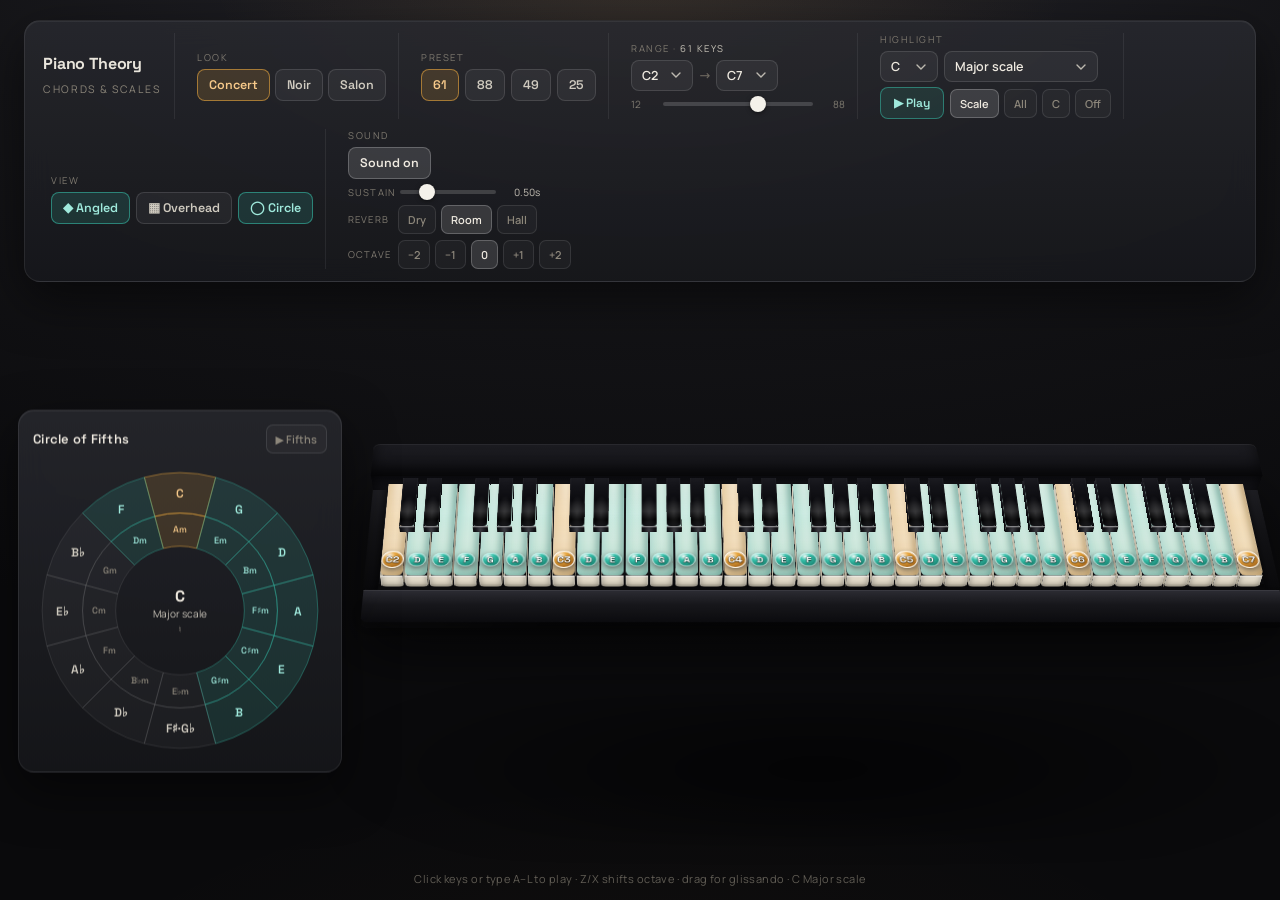
<file: index.html>
<!DOCTYPE html>
<html lang="en">
<head>
<meta charset="utf-8">
<meta http-equiv="Content-Security-Policy" content="default-src 'none'; script-src 'self'; style-src 'self'; font-src 'self'; connect-src 'self'; img-src 'self' data:; base-uri 'none'; form-action 'none'">
<meta name="viewport" content="width=device-width, initial-scale=1">
<meta name="theme-color" content="#0c0c0e">
<title>Piano Theory</title>
<link rel="icon" href="data:image/svg+xml,%3Csvg xmlns='http://www.w3.org/2000/svg' viewBox='0 0 16 16'%3E%3Crect width='16' height='16' rx='3' fill='%23141417'/%3E%3Crect x='2' y='4' width='3' height='8' rx='.6' fill='%23f4efe4'/%3E%3Crect x='6.5' y='4' width='3' height='8' rx='.6' fill='%23f4efe4'/%3E%3Crect x='11' y='4' width='3' height='8' rx='.6' fill='%23f4efe4'/%3E%3Crect x='4.6' y='4' width='1.9' height='5' fill='%230c0c10'/%3E%3Crect x='9.1' y='4' width='1.9' height='5' fill='%230c0c10'/%3E%3C/svg%3E">
<link rel="stylesheet" href="css/studio.css">
<script type="module" src="js/app.js"></script>
</head>
<body>
<div class="app" data-theme="concert">
  <div class="glow-a" aria-hidden="true"></div>
  <div class="glow-b" aria-hidden="true"></div>

  <header class="panel-wrap">
    <div class="panel">

      <div class="group brand">
        <div class="brand-name">Piano Theory</div>
        <div class="brand-sub">Chords &amp; Scales</div>
      </div>

      <div class="group">
        <div class="group-title">Look</div>
        <div class="row tight" id="themes">
          <button type="button" class="chip warm" data-look="concert">Concert</button>
          <button type="button" class="chip warm" data-look="noir">Noir</button>
          <button type="button" class="chip warm" data-look="salon">Salon</button>
        </div>
      </div>

      <div class="group">
        <div class="group-title">Preset</div>
        <div class="row" id="presets">
          <button type="button" class="chip warm" data-start="C2" data-count="61">61</button>
          <button type="button" class="chip warm" data-start="A0" data-count="88">88</button>
          <button type="button" class="chip warm" data-start="C2" data-count="49">49</button>
          <button type="button" class="chip warm" data-start="C4" data-count="25">25</button>
        </div>
      </div>

      <div class="group">
        <div class="group-title">Range · <span class="hint" id="key-count-label">61 keys</span></div>
        <div class="row">
          <select class="sel" id="start-note" aria-label="First key"></select>
          <span class="arrow" aria-hidden="true">→</span>
          <select class="sel" id="end-note" aria-label="Last key"></select>
        </div>
        <div class="row slider-row">
          <span class="minmax">12</span>
          <input type="range" class="range grow" id="key-count" min="12" max="88" step="1" value="61" aria-label="Number of keys">
          <span class="minmax right">88</span>
        </div>
      </div>

      <div class="group">
        <div class="group-title">Highlight</div>
        <div class="row">
          <select class="sel" id="root" aria-label="Root note"></select>
          <select class="sel wide" id="pattern" aria-label="Chord or scale"></select>
        </div>
        <div class="row">
          <button type="button" class="play" id="play">▶ Play</button>
          <div class="row tight" id="label-modes">
            <button type="button" class="chip sm" data-mode="pattern">Scale</button>
            <button type="button" class="chip sm" data-mode="all">All</button>
            <button type="button" class="chip sm" data-mode="c">C</button>
            <button type="button" class="chip sm" data-mode="off">Off</button>
          </div>
        </div>
      </div>

      <div class="group">
        <div class="group-title">View</div>
        <div class="row" id="views">
          <button type="button" class="chip cool" data-view="angled">◆ Angled</button>
          <button type="button" class="chip cool" data-view="top">▦ Overhead</button>
          <button type="button" class="chip cool" id="circle-toggle">◯ Circle</button>
        </div>
      </div>

      <div class="group last">
        <div class="group-title">Sound</div>
        <div class="row">
          <button type="button" class="chip" id="sound">Sound on</button>
        </div>
        <div class="row slider-row">
          <span class="tag">Sustain</span>
          <input type="range" class="range" id="sustain" min="0.2" max="3.5" step="0.05" value="1" aria-label="Sustain">
          <span class="value" id="sustain-label">5.2s</span>
        </div>
        <div class="row slider-row">
          <span class="tag">Reverb</span>
          <div class="row tight" id="reverbs">
            <button type="button" class="chip sm" data-reverb="dry">Dry</button>
            <button type="button" class="chip sm" data-reverb="room">Room</button>
            <button type="button" class="chip sm" data-reverb="hall">Hall</button>
          </div>
        </div>
        <div class="row slider-row">
          <span class="tag">Octave</span>
          <div class="row tight" id="octaves">
            <button type="button" class="chip sm" data-octave="-2">−2</button>
            <button type="button" class="chip sm" data-octave="-1">−1</button>
            <button type="button" class="chip sm" data-octave="0">0</button>
            <button type="button" class="chip sm" data-octave="1">+1</button>
            <button type="button" class="chip sm" data-octave="2">+2</button>
          </div>
        </div>
      </div>

    </div>
  </header>

  <main class="stage" aria-label="Piano keyboard. Play notes by typing: A through quote for naturals, the row above for sharps, Z and X to shift octave.">
    <div class="floor-shadow" aria-hidden="true"></div>
    <div class="rig" id="rig">
      <div class="board" id="board"></div>
    </div>
    <aside class="circle-panel" id="circle-panel">
      <div class="circle-head">
        <span class="circle-title">Circle of Fifths</span>
        <button type="button" class="chip sm" id="play-fifths">▶ Fifths</button>
      </div>
      <svg id="circle-svg" viewBox="0 0 320 320" aria-label="Circle of fifths: twelve keys a perfect fifth apart, relative minors inside"></svg>
    </aside>
  </main>

  <footer class="status" id="status" aria-live="polite">Click keys or type A–L to play · Z/X shifts octave · drag for glissando</footer>
</div>
</body>
</html>
</file>
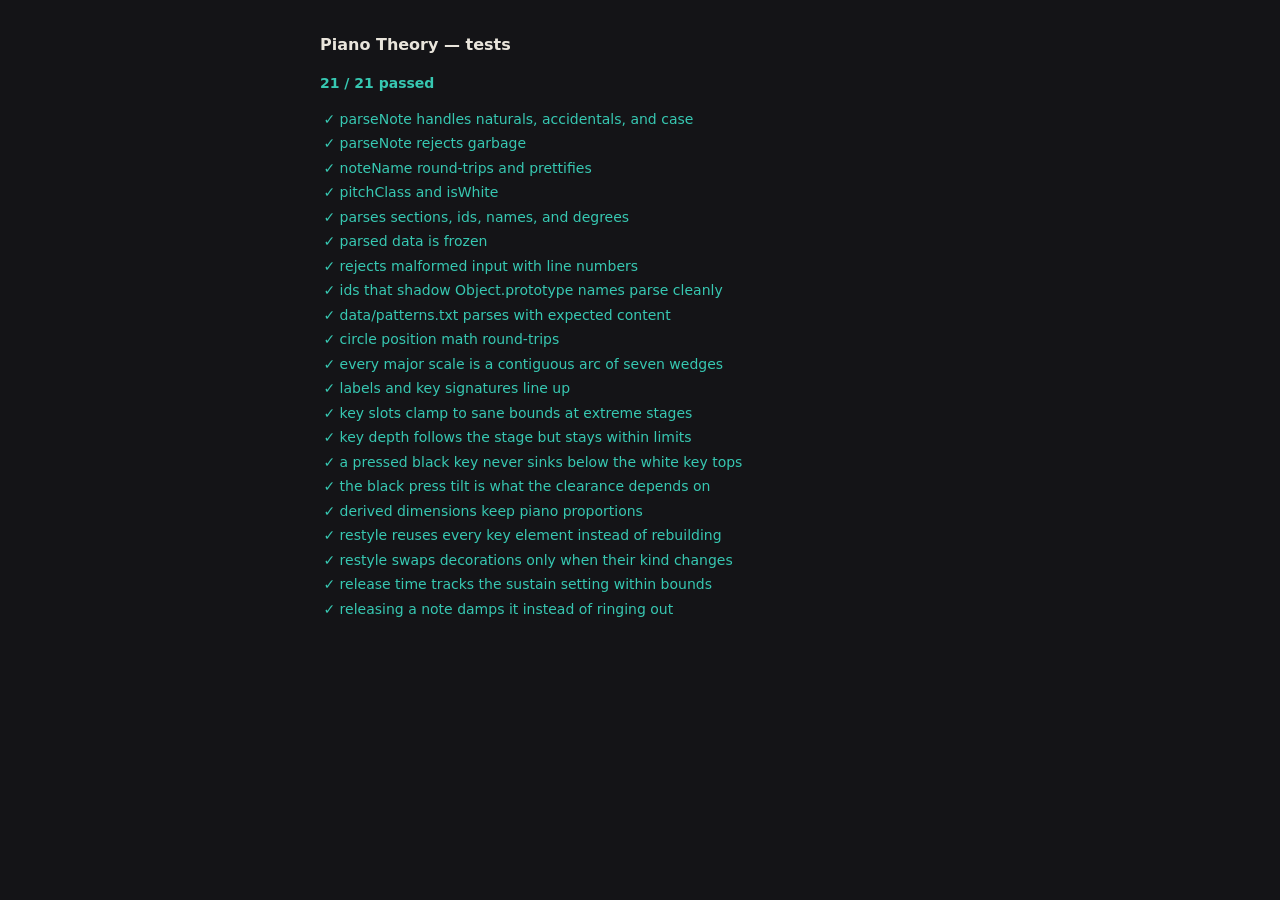
<file: tests/tests.html>
<!DOCTYPE html>
<html lang="en">
<head>
<meta charset="utf-8">
<meta name="viewport" content="width=device-width, initial-scale=1">
<title>Piano Theory — tests</title>
<style>
  body { margin: 2rem auto; max-width: 640px; background: #141417; color: #e9e5dc; font: 14px/1.6 system-ui, sans-serif; }
  h1 { font-size: 16px; }
  #summary { font-weight: 700; }
  ul { padding-left: 1.4em; }
  li { margin: .15em 0; }
  .pass { color: #37c8b2; }
  .fail { color: #ff8a80; }
  .pass::marker { content: '✓ '; }
  .fail::marker { content: '✗ '; }
</style>
</head>
<body>
<h1>Piano Theory — tests</h1>
<p id="summary">running…</p>
<ul id="results"></ul>
<script type="module" src="tests.js"></script>
</body>
</html>
</file>
<file: css/studio.css>
/* Piano Theory — studio styles */

@font-face {
  font-family: 'Manrope';
  font-style: normal;
  font-weight: 400 700;
  font-display: swap;
  src: url("../fonts/manrope-latin.woff2") format('woff2');
  unicode-range: U+0000-00FF, U+0131, U+0152-0153, U+02BB-02BC, U+02C6, U+02DA, U+02DC, U+0304, U+0308, U+0329, U+2000-206F, U+20AC, U+2122, U+2191, U+2193, U+2212, U+2215, U+FEFF, U+FFFD;
}
@font-face {
  font-family: 'Space Grotesk';
  font-style: normal;
  font-weight: 400 700;
  font-display: swap;
  src: url("../fonts/space-grotesk-latin.woff2") format('woff2');
  unicode-range: U+0000-00FF, U+0131, U+0152-0153, U+02BB-02BC, U+02C6, U+02DA, U+02DC, U+0304, U+0308, U+0329, U+2000-206F, U+20AC, U+2122, U+2191, U+2193, U+2212, U+2215, U+FEFF, U+FFFD;
}

/* ---- theme system ----
   Every material is a custom property; the Look picker swaps themes by
   setting data-theme on the app root, which re-resolves the variables —
   no rebuild, no per-key work. :root carries the Concert finish. */

:root {
  --ink: #e9e5dc;
  --ink-strong: #efeae0;
  --muted: #7f7a70;
  --muted-2: #8d877b;
  --hint: #c9c4b9;
  --line: rgba(255, 255, 255, .12);
  --line-soft: rgba(255, 255, 255, .07);
  --fill: rgba(255, 255, 255, .05);
  --fill-soft: rgba(255, 255, 255, .03);
  --font-ui: 'Manrope', system-ui, sans-serif;
  --font-display: 'Space Grotesk', sans-serif;

  /* accents as rgb triplets so alpha washes derive from them */
  --root-accent: 232, 166, 62;   /* #e8a63e */
  --scale-accent: 56, 195, 173;  /* #38c3ad */
  --ripple-neutral: 245, 237, 216;
  --gem-dark-root: #8a4d0e;
  --gem-dark-member: #0d6b5b;

  --bg-app: radial-gradient(120% 85% at 50% -12%, #26262d 0%, #141417 48%, #0a0a0c 100%);
  --glow-a-bg: radial-gradient(52% 42% at 50% -4%, rgba(232, 166, 62, .13), transparent 65%);
  --glow-b-bg: radial-gradient(70% 45% at 50% 118%, rgba(232, 166, 62, .06), transparent 70%);
  --panel-bg: linear-gradient(180deg, rgba(40, 41, 47, .84), rgba(23, 24, 28, .84));
  --panel-border: rgba(255, 255, 255, .08);

  /* key materials */
  --top-w: linear-gradient(177deg, #e7e0d0 0%, #fffdf7 46%, #f4efe4 100%);
  --top-b: radial-gradient(78% 42% at 50% 82%, rgba(255,255,255,.20), transparent 60%),
           linear-gradient(180deg, transparent 64%, rgba(255,255,255,.18) 79%, transparent 90%),
           linear-gradient(179deg, #5c5c67 0%, #36363f 15%, #1c1c23 43%, #0a0a0e 76%, #040406 91%, #26262e 100%);
  --front-w: linear-gradient(180deg, #f4eddf 0%, #e4dccb 22%, #cdc5b2 100%);
  --front-b: linear-gradient(90deg, rgba(255,255,255,0) 15%, rgba(255,255,255,.14) 48%, rgba(255,255,255,0) 82%),
             linear-gradient(180deg, #56565f 0%, #34343d 13%, #17171d 46%, #08080b 80%, #111118 100%);
  --sidel-w: linear-gradient(180deg, #e3dccb 0%, #d2cab8 60%, #c2baa6 100%);
  --sider-w: linear-gradient(180deg, #cdc5b2 0%, #bbb39f 60%, #a89f8b 100%);
  --sidel-b: linear-gradient(180deg, #45454e 0%, #1d1d24 38%, #0a0a0e 100%);
  --sider-b: linear-gradient(180deg, #2c2c33 0%, #101015 40%, #050508 100%);

  /* cabinet materials */
  --slab: linear-gradient(115deg, rgba(255,255,255,.05) 0%, transparent 28%),
          linear-gradient(180deg, #1f1f24 0%, #101013 55%, #08080a 100%);
  --rail: linear-gradient(180deg, #2c2c33 0%, #17171b 45%, #0b0b0e 100%);
  --back-rail: linear-gradient(180deg, #1d1d22, #0f0f13);
  --cheek: linear-gradient(180deg, #26262c 0%, #131316 55%, #0a0a0c 100%);
  --strip-h: 9px;
  --strip-bg: linear-gradient(180deg, #a3242f, #5f1216);
  --strip-shadow: 0 0 8px rgba(0, 0, 0, .4);

  /* pressed-state overlays: recessed shading plus a specular catch at the front lip */
  --press-w: linear-gradient(180deg, rgba(0,0,0,.30) 0%, rgba(0,0,0,.14) 26%, rgba(0,0,0,.04) 60%, rgba(255,255,255,.12) 100%);
  --press-b: linear-gradient(180deg, rgba(0,0,0,.58) 0%, rgba(0,0,0,.34) 24%, rgba(0,0,0,.12) 58%, rgba(255,255,255,.22) 100%);
  --pressf-w: linear-gradient(180deg, rgba(0,0,0,.10), rgba(0,0,0,.18));
  --pressf-b: linear-gradient(180deg, rgba(0,0,0,.34), rgba(0,0,0,.46));
  --presss-w: linear-gradient(180deg, rgba(0,0,0,.14), rgba(0,0,0,.22));
  --presss-b: linear-gradient(180deg, rgba(0,0,0,.40), rgba(0,0,0,.52));

  /* highlight washes: glassy accent that lets the key material read through
     (w|b = white|black key, r|m = root|member note) */
  --wash-wr: radial-gradient(130% 70% at 50% 16%, rgba(255,255,255,.55), transparent 52%),
             linear-gradient(180deg, rgba(var(--root-accent), .40) 0%, rgba(var(--root-accent), .24) 70%, rgba(var(--root-accent), .34) 100%);
  --wash-wm: radial-gradient(130% 70% at 50% 16%, rgba(255,255,255,.55), transparent 52%),
             linear-gradient(180deg, rgba(var(--scale-accent), .30) 0%, rgba(var(--scale-accent), .17) 70%, rgba(var(--scale-accent), .26) 100%);
  --wash-br: radial-gradient(130% 70% at 50% 16%, rgba(255,255,255,.30), transparent 52%),
             linear-gradient(180deg, rgba(var(--root-accent), .66) 0%, rgba(var(--root-accent), .46) 70%, rgba(var(--root-accent), .56) 100%);
  --wash-bm: radial-gradient(130% 70% at 50% 16%, rgba(255,255,255,.30), transparent 52%),
             linear-gradient(180deg, rgba(var(--scale-accent), .56) 0%, rgba(var(--scale-accent), .38) 70%, rgba(var(--scale-accent), .48) 100%);

  /* top-face gloss, highlight glow, and press glow shadows */
  --gloss-w: inset 0 2px 2px rgba(255,255,255,.45), inset 0 -14px 18px rgba(0,0,0,.10), inset -3px 0 6px rgba(0,0,0,.22), inset 3px 0 5px rgba(255,255,255,.28);
  --gloss-b: inset 0 2px 1px rgba(255,255,255,.30), inset 0 -16px 22px rgba(0,0,0,.55), inset 0 1px 0 rgba(255,255,255,.18);
  --hlg-wr: inset 0 0 14px rgba(var(--root-accent), .4);
  --hlg-wm: inset 0 0 14px rgba(var(--scale-accent), .4);
  --hlg-br: inset 0 0 18px rgba(var(--root-accent), .55);
  --hlg-bm: inset 0 0 18px rgba(var(--scale-accent), .55);
  --pg-r: inset 0 8px 16px rgba(var(--root-accent), .72);
  --pg-m: inset 0 8px 16px rgba(var(--scale-accent), .72);
  --pgd-w: inset 0 7px 15px rgba(0,0,0,.42);
  --pgd-b: inset 0 9px 18px rgba(0,0,0,.6);
}

.app[data-theme="noir"] {
  --root-accent: 240, 130, 79;   /* #f0824f */
  --scale-accent: 69, 198, 232;  /* #45c6e8 */
  --ripple-neutral: 223, 232, 238;
  --bg-app: radial-gradient(120% 85% at 50% -12%, #21242b 0%, #13151a 48%, #08090c 100%);
  --glow-a-bg: radial-gradient(52% 42% at 50% -4%, rgba(69, 198, 232, .10), transparent 65%);
  --glow-b-bg: radial-gradient(70% 45% at 50% 118%, rgba(69, 198, 232, .05), transparent 70%);
  --panel-bg: linear-gradient(180deg, rgba(34, 38, 45, .86), rgba(19, 21, 26, .86));
  --panel-border: rgba(140, 200, 220, .12);
  --top-w: linear-gradient(177deg, #dde0e4 0%, #fcfdff 46%, #eef0f4 100%);
  --top-b: radial-gradient(70% 36% at 50% 80%, rgba(160,200,220,.12), transparent 60%),
           linear-gradient(179deg, #565b64 0%, #3a3e46 16%, #23262c 46%, #14161b 78%, #0c0d11 92%, #22252b 100%);
  --front-w: linear-gradient(180deg, #eef0f3 0%, #dcdfe4 22%, #c3c7ce 100%);
  --front-b: linear-gradient(180deg, #4b4f57 0%, #31343b 14%, #191b20 48%, #0b0c10 82%, #14161a 100%);
  --sidel-w: linear-gradient(180deg, #dee1e6 0%, #ccd0d6 60%, #b9bec6 100%);
  --sider-w: linear-gradient(180deg, #c8ccd2 0%, #b4b9c1 60%, #a0a5ae 100%);
  --sidel-b: linear-gradient(180deg, #3f434b 0%, #20232a 40%, #0c0d12 100%);
  --sider-b: linear-gradient(180deg, #2a2d34 0%, #131519 40%, #07080b 100%);
  --slab: linear-gradient(180deg, #22252b 0%, #121419 55%, #0a0b0e 100%);
  --rail: linear-gradient(180deg, #2b2f36 0%, #181b20 50%, #0e1013 100%);
  --back-rail: linear-gradient(180deg, #1c1f25, #0f1115);
  --cheek: linear-gradient(180deg, #24272d 0%, #13151a 55%, #0a0b0e 100%);
  --strip-h: 4px;
  --strip-bg: linear-gradient(90deg, rgba(80,200,235,.05), rgba(80,200,235,.9) 10%, rgba(80,200,235,.9) 90%, rgba(80,200,235,.05));
  --strip-shadow: 0 0 12px rgba(80, 200, 235, .75), 0 0 30px rgba(80, 200, 235, .3);
}

.app[data-theme="salon"] {
  --root-accent: 210, 154, 74;   /* #d29a4a */
  --scale-accent: 111, 174, 143; /* #6fae8f */
  --ripple-neutral: 242, 230, 200;
  --bg-app: radial-gradient(120% 85% at 50% -12%, #2e2117 0%, #1a120c 50%, #0d0805 100%);
  --glow-a-bg: radial-gradient(52% 42% at 50% -4%, rgba(210, 154, 74, .13), transparent 65%);
  --glow-b-bg: radial-gradient(70% 45% at 50% 118%, rgba(210, 154, 74, .06), transparent 70%);
  --panel-bg: linear-gradient(180deg, rgba(48, 37, 28, .86), rgba(27, 20, 14, .88));
  --panel-border: rgba(210, 154, 74, .16);
  --top-w: linear-gradient(177deg, #e2d7bc 0%, #fbf4e0 46%, #efe5cb 100%);
  --top-b: radial-gradient(78% 42% at 50% 82%, rgba(255,220,170,.15), transparent 60%),
           linear-gradient(179deg, #6a5949 0%, #463829 16%, #2a2016 46%, #120c07 78%, #080503 92%, #2c2216 100%);
  --front-w: linear-gradient(180deg, #efe6cf 0%, #ddd2b8 22%, #c4b898 100%);
  --front-b: linear-gradient(180deg, #5e4e3e 0%, #3c2f22 14%, #1e1710 48%, #0a0705 82%, #161009 100%);
  --sidel-w: linear-gradient(180deg, #ddd2b8 0%, #cbbfa2 60%, #b8ab8c 100%);
  --sider-w: linear-gradient(180deg, #c6ba9b 0%, #b2a586 60%, #9c8f70 100%);
  --sidel-b: linear-gradient(180deg, #4c3d2e 0%, #261c12 40%, #0d0906 100%);
  --sider-b: linear-gradient(180deg, #332818 0%, #150f08 40%, #060402 100%);
  --slab: repeating-linear-gradient(92deg, rgba(0,0,0,.12) 0 2px, rgba(255,255,255,.025) 2px 6px),
          linear-gradient(180deg, #5c3f27 0%, #3d2917 50%, #241407 100%);
  --rail: repeating-linear-gradient(92deg, rgba(0,0,0,.10) 0 2px, rgba(255,255,255,.03) 2px 6px),
          linear-gradient(180deg, #6b4a2e 0%, #4a3018 55%, #2b1a0b 100%);
  --back-rail: linear-gradient(180deg, #33241a, #1c1108);
  --cheek: repeating-linear-gradient(2deg, rgba(0,0,0,.12) 0 2px, rgba(255,255,255,.02) 2px 6px),
           linear-gradient(180deg, #54391f 0%, #33200e 55%, #1c1005 100%);
  --strip-h: 8px;
  --strip-bg: linear-gradient(180deg, #e3bd75 0%, #b8904a 45%, #7d5c28 100%);
  --strip-shadow: inset 0 1px 0 rgba(255, 255, 255, .5), 0 1px 4px rgba(0, 0, 0, .5);
}

/* ---- base ---- */

* { box-sizing: border-box; }

html, body { height: 100%; }

body {
  margin: 0;
  font-family: var(--font-ui);
  color: var(--ink);
  background: #0b0b0d;
  -webkit-font-smoothing: antialiased;
}

.app {
  position: relative;
  display: flex;
  flex-direction: column;
  width: 100%;
  height: 100vh;
  overflow: hidden;
  background: var(--bg-app);
}

.glow-a, .glow-b {
  position: absolute;
  inset: 0;
  pointer-events: none;
}
/* Static on purpose: these sit behind two backdrop-filter blurs, and
   animating them dirties the blur input every frame — the blurs re-render
   continuously and the whole app pays for it at input time. */
.glow-a { background: var(--glow-a-bg); opacity: .8; }
.glow-b { background: var(--glow-b-bg); opacity: .6; }

/* ---- control panel ---- */

.panel-wrap {
  position: relative;
  z-index: 20;
  display: flex;
  justify-content: center;
  padding: 20px 24px 0;
}

.panel {
  display: flex;
  flex-wrap: wrap;
  align-items: stretch;
  gap: 10px;
  max-width: 1280px;
  padding: 12px 14px;
  border: 1px solid var(--panel-border);
  border-radius: 16px;
  background: var(--panel-bg);
  box-shadow: 0 18px 50px rgba(0, 0, 0, .5), inset 0 1px 0 rgba(255, 255, 255, .06);
  backdrop-filter: blur(14px);
}

.group {
  display: flex;
  flex-direction: column;
  justify-content: center;
  gap: 5px;
  padding: 0 12px;
  border-right: 1px solid var(--line-soft);
}
.group.last { border-right: 0; padding-right: 4px; }

.group-title {
  font-size: 9.5px;
  letter-spacing: .16em;
  text-transform: uppercase;
  color: var(--muted);
}
.group-title .hint { color: var(--hint); }

.brand { padding: 2px 14px 2px 4px; }
.brand-name {
  font-family: var(--font-display);
  font-weight: 700;
  font-size: 16px;
  letter-spacing: -.01em;
  line-height: 1;
}
.brand-sub {
  margin-top: 5px;
  font-size: 10.5px;
  letter-spacing: .16em;
  text-transform: uppercase;
  color: var(--muted-2);
}

.row { display: flex; align-items: center; gap: 6px; }
.row.tight { gap: 5px; }
.row.slider-row { gap: 8px; margin-top: 1px; }

.arrow { color: #6f6a61; font-size: 13px; }
.minmax { width: 22px; font-size: 10px; color: var(--muted); }
.minmax.right { text-align: right; }
.tag {
  width: 42px;
  font-size: 9.5px;
  letter-spacing: .12em;
  text-transform: uppercase;
  color: var(--muted);
}
.value {
  width: 34px;
  font-size: 10px;
  color: var(--hint);
  text-align: right;
  font-variant-numeric: tabular-nums;
}

/* ---- buttons ---- */

.chip {
  padding: 7px 11px;
  border: 1px solid var(--line);
  border-radius: 8px;
  background: var(--fill);
  color: #cfcabf;
  font-family: var(--font-display);
  font-weight: 600;
  font-size: 12.5px;
  white-space: nowrap;
  cursor: pointer;
  transition: .15s;
}
.chip.sm {
  padding: 6px 9px;
  border-color: rgba(255, 255, 255, .1);
  border-radius: 7px;
  background: var(--fill-soft);
  color: var(--muted-2);
  font-family: var(--font-ui);
  font-size: 11px;
}
.chip.active {
  border-color: rgba(255, 255, 255, .22);
  background: rgba(255, 255, 255, .13);
  color: var(--ink-strong);
}
.chip.warm.active {
  border-color: rgba(var(--root-accent), .6);
  background: rgba(var(--root-accent), .16);
  color: #f6c98a;
}
.chip.cool.active {
  border-color: rgba(var(--scale-accent), .55);
  background: rgba(var(--scale-accent), .16);
  color: #9fe9dc;
}

.play {
  padding: 7px 13px;
  border: 1px solid rgba(var(--scale-accent), .5);
  border-radius: 8px;
  background: rgba(var(--scale-accent), .12);
  color: #9fe9dc;
  font-family: var(--font-display);
  font-weight: 600;
  font-size: 12px;
  cursor: pointer;
  transition: .15s;
}
.play.on { background: rgba(var(--scale-accent), .22); }
.play:disabled { color: #5d6a67; opacity: .5; cursor: not-allowed; }

button:focus-visible, select:focus-visible, input:focus-visible {
  outline: 2px solid rgba(var(--scale-accent), .7);
  outline-offset: 1px;
}

/* ---- inputs ---- */

.sel {
  appearance: none;
  padding: 7px 26px 7px 10px;
  border: 1px solid var(--line);
  border-radius: 8px;
  background-color: var(--fill);
  background-image: url("data:image/svg+xml;utf8,<svg xmlns='http://www.w3.org/2000/svg' width='10' height='6' viewBox='0 0 10 6'><path d='M1 1l4 4 4-4' fill='none' stroke='%23bdb9b0' stroke-width='1.4' stroke-linecap='round'/></svg>");
  background-repeat: no-repeat;
  background-position: right 11px center;
  color: var(--ink-strong);
  font-family: inherit;
  font-size: 12.5px;
  font-weight: 600;
  cursor: pointer;
  min-width: 58px;
}
.sel.wide { min-width: 150px; }
.sel option { background: #1a1a1d; color: var(--ink-strong); }

.range {
  appearance: none;
  width: 96px;
  height: 4px;
  border-radius: 4px;
  background: rgba(255, 255, 255, .16);
  outline-color: rgba(var(--scale-accent), .7);
}
.range.grow { flex: 1; width: 150px; }
.range::-webkit-slider-thumb {
  appearance: none;
  width: 16px;
  height: 16px;
  border-radius: 50%;
  background: #f4f1ea;
  box-shadow: 0 1px 4px rgba(0, 0, 0, .5);
  cursor: pointer;
}
.range::-moz-range-thumb {
  width: 16px;
  height: 16px;
  border: none;
  border-radius: 50%;
  background: #f4f1ea;
  cursor: pointer;
}

/* ---- stage ---- */

.stage {
  position: relative;
  z-index: 5;
  flex: 1;
  min-height: 0;
  display: flex;
  align-items: center;
  justify-content: center;
  width: 100%;
  perspective: 2300px;
  perspective-origin: 50% 42%;
  touch-action: none;
  user-select: none;
}

.floor-shadow {
  position: absolute;
  bottom: 9%;
  left: 50%;
  transform: translateX(-50%);
  width: min(1260px, 88%);
  height: 150px;
  background: radial-gradient(60% 100% at 50% 50%, rgba(0, 0, 0, .58), transparent 72%);
  filter: blur(10px);
  pointer-events: none;
}

.rig {
  position: relative;
  transform-style: preserve-3d;
  transition: transform .85s cubic-bezier(.62, .01, .2, 1);
}

.board {
  position: relative;
  transform-style: preserve-3d;
}

/* ---- keyboard ----
   Geometry is published by js/keyboard.js as custom properties on .board
   (--ww/--wd/--wh/--wz for white keys, --bw/--bd/--bh/--bz for black), so
   every rule below is static; per-key inline state is just its x offset.
   State classes on each .key: white|black, hl|hl-root, down. */

.key {
  position: absolute;
  top: 0;
  transform-style: preserve-3d;
  cursor: pointer;
}
.key.white { width: var(--ww); height: var(--wd); transform: translateZ(var(--wz)); }
.key.black { width: var(--bw); height: var(--bd); transform: translateZ(var(--bz)); z-index: 5; }

.kbox {
  position: absolute;
  left: 0;
  top: 0;
  width: 100%;
  height: 100%;
  transform-style: preserve-3d;
  transform-origin: 50% 3% 0;
  transform: translateZ(0);
  /* fast strike down, springy overshoot on release */
  transition: transform .22s cubic-bezier(.3, 1.6, .36, 1);
}
.key.down .kbox { transition: transform .05s cubic-bezier(.35, .65, .45, 1); }

/* Angled view: hinge physics — white keys tilt forward at a far-back fulcrum.
   Black keys must dip NEAR-VERTICALLY: they hinge at the back, so tilt drives
   their front edge down, and they float only ~9px above the opaque white
   keys. Overtilt and the white keys paint over the front half of the pressed
   key — it looks like it vanishes. Only the angled view rotates, which is why
   overhead never shows it. --bdip/--btilt come from BLACK_PRESS in
   js/keyboard.js and are covered by a clearance test; do not hardcode them
   back into this file. */
.view-angled .key.white.down .kbox { transform: translateZ(-7px) rotateX(-3.6deg); }
.view-angled .key.black.down .kbox { transform: translateZ(calc(-1 * var(--bdip))) rotateX(var(--btilt)); }

/* Overhead view keeps 13° of tilt, so a clean vertical dip reads on its own —
   the recessed shading and the gem sinking with the key carry the cue. */
.view-top .kbox { transform-origin: 50% 50% 0; }
.view-top .key.white.down .kbox { transform: translateZ(-9px); }
.view-top .key.black.down .kbox { transform: translateZ(-7px); }

/* transparent outline knocks out anti-aliasing seams between 3D faces */
.face { position: absolute; left: 50%; top: 50%; outline: 1px solid transparent; }

/* Press shading is a background swap, applied instantly. It must NOT be an
   opacity-animated overlay child: these faces live in a preserve-3d subtree,
   and promoting one to a composited layer lets the browser mis-sort it
   against its 3D siblings — a pressed black key loses its front face. Nor a
   background transition: interpolating gradient stacks re-rasterizes the
   face every frame. Instant is both safe and cheap — one repaint per press,
   and a struck key snapping is truer than a fade anyway. */

/* top faces */
.white .f-top { width: var(--ww); height: var(--wd); transform: translate(-50%, -50%) translateZ(var(--wz)); border-radius: 1px 1px 6px 6px; }
.black .f-top { width: var(--bw); height: var(--bd); transform: translate(-50%, -50%) translateZ(calc(var(--bh) / 2)); border-radius: 1px 1px 4px 4px; }
.white .f-top { background: var(--top-w); box-shadow: var(--gloss-w); }
.black .f-top { background: var(--top-b); box-shadow: var(--gloss-b); }
.white.hl .f-top { background: var(--wash-wm), var(--top-w); box-shadow: var(--hlg-wm), var(--gloss-w); }
.white.hl-root .f-top { background: var(--wash-wr), var(--top-w); box-shadow: var(--hlg-wr), var(--gloss-w); }
.black.hl .f-top { background: var(--wash-bm), var(--top-b); box-shadow: var(--hlg-bm), var(--gloss-b); }
.black.hl-root .f-top { background: var(--wash-br), var(--top-b); box-shadow: var(--hlg-br), var(--gloss-b); }
.white.down .f-top { background: var(--press-w), var(--top-w); box-shadow: var(--pgd-w), var(--gloss-w); }
.black.down .f-top { background: var(--press-b), var(--top-b); box-shadow: var(--pgd-b), var(--gloss-b); }
.white.hl.down .f-top { background: var(--press-w), var(--wash-wm), var(--top-w); box-shadow: var(--hlg-wm), var(--pg-m), var(--gloss-w); }
.white.hl-root.down .f-top { background: var(--press-w), var(--wash-wr), var(--top-w); box-shadow: var(--hlg-wr), var(--pg-r), var(--gloss-w); }
.black.hl.down .f-top { background: var(--press-b), var(--wash-bm), var(--top-b); box-shadow: var(--pg-m), var(--hlg-bm), var(--gloss-b); }
.black.hl-root.down .f-top { background: var(--press-b), var(--wash-br), var(--top-b); box-shadow: var(--pg-r), var(--hlg-br), var(--gloss-b); }

/* front faces (player-facing edge) */
.white .f-front {
  width: var(--ww); height: var(--wh);
  transform: translate(-50%, -50%) rotateX(-90deg) translateZ(calc(var(--wd) / 2));
  border-radius: 0 0 5px 5px;
  background: var(--front-w);
  box-shadow: inset 0 2px 2px rgba(255,255,255,.55), inset 0 -4px 6px rgba(0,0,0,.18), inset 2px 0 5px rgba(0,0,0,.12), inset -2px 0 5px rgba(0,0,0,.12);
}
.black .f-front {
  width: var(--bw); height: var(--bh);
  transform: translate(-50%, -50%) rotateX(-90deg) translateZ(calc(var(--bd) / 2));
  border-radius: 0 0 4px 4px;
  background: var(--front-b);
  box-shadow: inset 0 2px 0 rgba(255,255,255,.5), inset 0 -5px 8px rgba(0,0,0,.7), inset 3px 0 7px rgba(0,0,0,.55), inset -3px 0 7px rgba(0,0,0,.55);
}
.white.down .f-front { background: var(--pressf-w), var(--front-w); }
.black.down .f-front { background: var(--pressf-b), var(--front-b); }

/* side faces: left edge lit (light from upper-left), right edge shaded */
.white .f-left, .white .f-right { width: var(--wh); height: var(--wd); }
.black .f-left, .black .f-right { width: var(--bh); height: var(--bd); }
.white .f-left { transform: translate(-50%, -50%) rotateY(-90deg) translateZ(calc(var(--ww) / 2)); }
.white .f-right { transform: translate(-50%, -50%) rotateY(90deg) translateZ(calc(var(--ww) / 2)); }
.black .f-left { transform: translate(-50%, -50%) rotateY(-90deg) translateZ(calc(var(--bw) / 2)); }
.black .f-right { transform: translate(-50%, -50%) rotateY(90deg) translateZ(calc(var(--bw) / 2)); }
.white .f-left { background: var(--sidel-w); box-shadow: inset 0 2px 3px rgba(255,255,255,.3), inset 0 0 16px rgba(0,0,0,.16); }
.white .f-right { background: var(--sider-w); box-shadow: inset 0 0 18px rgba(0,0,0,.3); }
.black .f-left { background: var(--sidel-b); box-shadow: inset 0 2px 3px rgba(255,255,255,.25), inset 0 0 16px rgba(0,0,0,.4); }
.black .f-right { background: var(--sider-b); box-shadow: inset 0 0 18px rgba(0,0,0,.6); }
.white.down .f-left { background: var(--presss-w), var(--sidel-w); }
.white.down .f-right { background: var(--presss-w), var(--sider-w); }
.black.down .f-left { background: var(--presss-b), var(--sidel-b); }
.black.down .f-right { background: var(--presss-b), var(--sider-b); }

/* gem markers for pattern notes, near the front edge; the glossy highlight is
   kept tight in one corner so the glyph sits on saturated colour */
.f-gem {
  display: flex;
  align-items: center;
  justify-content: center;
  border-radius: 50%;
  color: #fff;
  font-family: var(--font-display);
  font-weight: 700;
  letter-spacing: -.02em;
  pointer-events: none;
  text-shadow: 0 0 1px rgba(0,0,0,.7), 0 1px 1px rgba(0,0,0,.6), 0 0 2px rgba(0,0,0,.45);
  box-shadow: 0 3px 7px rgba(0,0,0,.5), inset 0 1px 1px rgba(255,255,255,.7);
}
.f-gem.root {
  width: 22px; height: 22px;
  font-size: 11px;
  background: radial-gradient(circle at 32% 26%, rgba(255,255,255,.82) 0%, rgb(var(--root-accent)) 30%, var(--gem-dark-root) 100%);
  border: 1.5px solid rgba(255,253,247,.95);
}
.f-gem.member {
  width: 18px; height: 18px;
  font-size: 10px;
  background: radial-gradient(circle at 32% 26%, rgba(255,255,255,.82) 0%, rgb(var(--scale-accent)) 30%, var(--gem-dark-member) 100%);
  border: 1px solid rgba(255,255,255,.62);
}
.white .f-gem { transform: translate(-50%, -50%) translateY(calc(var(--wd) / 2 - 20px)) translateZ(calc(var(--wz) + .8px)); }
.black .f-gem { transform: translate(-50%, -50%) translateY(calc(var(--bd) / 2 - 20px)) translateZ(calc(var(--bh) / 2 + .8px)); }

/* resting note labels: near-solid ink on ivory, bright off-white on black */
.f-lbl {
  width: 24px; height: 20px;
  display: flex;
  align-items: center;
  justify-content: center;
  font-family: var(--font-display);
  font-weight: 700;
  font-size: 11px;
  letter-spacing: -.02em;
  pointer-events: none;
}
.white .f-lbl {
  transform: translate(-50%, -50%) translateY(calc(var(--wd) / 2 - 18px)) translateZ(calc(var(--wz) + .6px));
  color: rgba(28,26,22,.88);
  text-shadow: 0 1px 0 rgba(255,255,255,.45);
}
.black .f-lbl {
  transform: translate(-50%, -50%) translateY(calc(var(--bd) / 2 - 18px)) translateZ(calc(var(--bh) / 2 + .6px));
  color: rgba(249,247,242,.94);
  text-shadow: 0 1px 2px rgba(0,0,0,.6);
}

.chassis { position: absolute; }
.strip {
  height: var(--strip-h);
  border-radius: 2px;
  background: var(--strip-bg);
  box-shadow: var(--strip-shadow);
}

/* note ripples: an accent ring expanding from the struck key */
.ripple {
  position: absolute;
  width: 0;
  height: 0;
  pointer-events: none;
  z-index: 9;
}
.ripple-ring {
  position: absolute;
  border-radius: 50%;
  border: 2px solid rgb(var(--rip));
  box-shadow: 0 0 14px rgba(var(--rip), .5), inset 0 0 10px rgba(var(--rip), .3);
  opacity: 0;
  animation: rip .8s cubic-bezier(.2, .55, .3, 1) forwards;
}
.ripple-ring.root { --rip: var(--root-accent); }
.ripple-ring.member { --rip: var(--scale-accent); }
.ripple-ring.plain { --rip: var(--ripple-neutral); }
@keyframes rip {
  0%   { transform: scale(.16); opacity: .95; }
  100% { transform: scale(2.5); opacity: 0; }
}

/* ---- circle of fifths ----
   Same class-driven approach as the keyboard: geometry is static SVG, state
   is root/member/tour classes on the wedge groups. */

.circle-panel {
  position: absolute;
  left: 18px;
  top: 50%;
  transform: translateY(-50%);
  z-index: 15;
  width: 324px;
  padding: 14px;
  border: 1px solid var(--panel-border);
  border-radius: 16px;
  background: var(--panel-bg);
  box-shadow: 0 18px 50px rgba(0, 0, 0, .5), inset 0 1px 0 rgba(255, 255, 255, .06);
  backdrop-filter: blur(14px);
}

.circle-head {
  display: flex;
  align-items: center;
  justify-content: space-between;
  margin-bottom: 10px;
}

.circle-title {
  font-family: var(--font-display);
  font-weight: 600;
  font-size: 13px;
  letter-spacing: .02em;
  color: var(--ink-strong);
}

.circle-panel svg {
  display: block;
  width: 100%;
  height: auto;
}

/* when the panel is open, the stage centres in the remaining width; the
   measured-stage geometry then sizes the keys to fit what's left */
.app.with-circle .stage { padding-left: 356px; }
.app.with-circle .floor-shadow { left: calc(50% + 178px); }

.wedge { cursor: pointer; }
.wedge path {
  fill: rgba(255, 255, 255, .03);
  stroke: rgba(255, 255, 255, .1);
  stroke-width: 1;
  transition: fill .15s, stroke .15s;
}
.wedge:hover path { fill: rgba(255, 255, 255, .07); stroke: rgba(255, 255, 255, .22); }
/* Browsers draw their default focus ring as the group's axis-aligned bounding
   box, which spills outside the circle (issue #13). Suppress it on every
   focus path — clicked wedges show plain selection state, and keyboard focus
   gets the wedge-shaped stroke below instead. Separate rules on purpose: a
   selector list with :focus-visible would be dropped whole by engines that
   don't know it, taking the :focus rule down with it. */
.wedge:focus { outline: none; }
.wedge:focus-visible { outline: none; }
.wedge:focus-visible path { stroke: rgba(var(--scale-accent), .7); stroke-width: 1.5; }
.wedge.member path { fill: rgba(var(--scale-accent), .14); stroke: rgba(var(--scale-accent), .4); }
.wedge.root path { fill: rgba(var(--root-accent), .16); stroke: rgba(var(--root-accent), .55); }
.wedge.tour path { fill: rgba(255, 255, 255, .14); stroke: rgba(255, 255, 255, .5); }

.wedge text { pointer-events: none; font-family: var(--font-display); }
.w-major { font-size: 13px; font-weight: 600; fill: #cfcabf; }
.w-minor { font-size: 10px; font-weight: 500; fill: var(--muted-2); }
.wedge.member .w-major, .wedge.member .w-minor { fill: #9fe9dc; }
.wedge.root .w-major, .wedge.root .w-minor { fill: #f6c98a; }

.c-root { font-family: var(--font-display); font-weight: 700; font-size: 17px; fill: var(--ink-strong); }
.c-pattern { font-size: 11px; fill: var(--hint); }
.c-sig { font-size: 10px; fill: var(--muted); }

/* ---- status line ---- */

.status {
  position: absolute;
  bottom: 14px;
  left: 0;
  right: 0;
  z-index: 20;
  text-align: center;
  font-size: 11px;
  letter-spacing: .04em;
  color: #615d55;
}

@media (prefers-reduced-motion: reduce) {
  .rig { transition: none; }
  .chip, .play { transition: none; }
  .ripple-ring { animation: none; }
}
</file>
